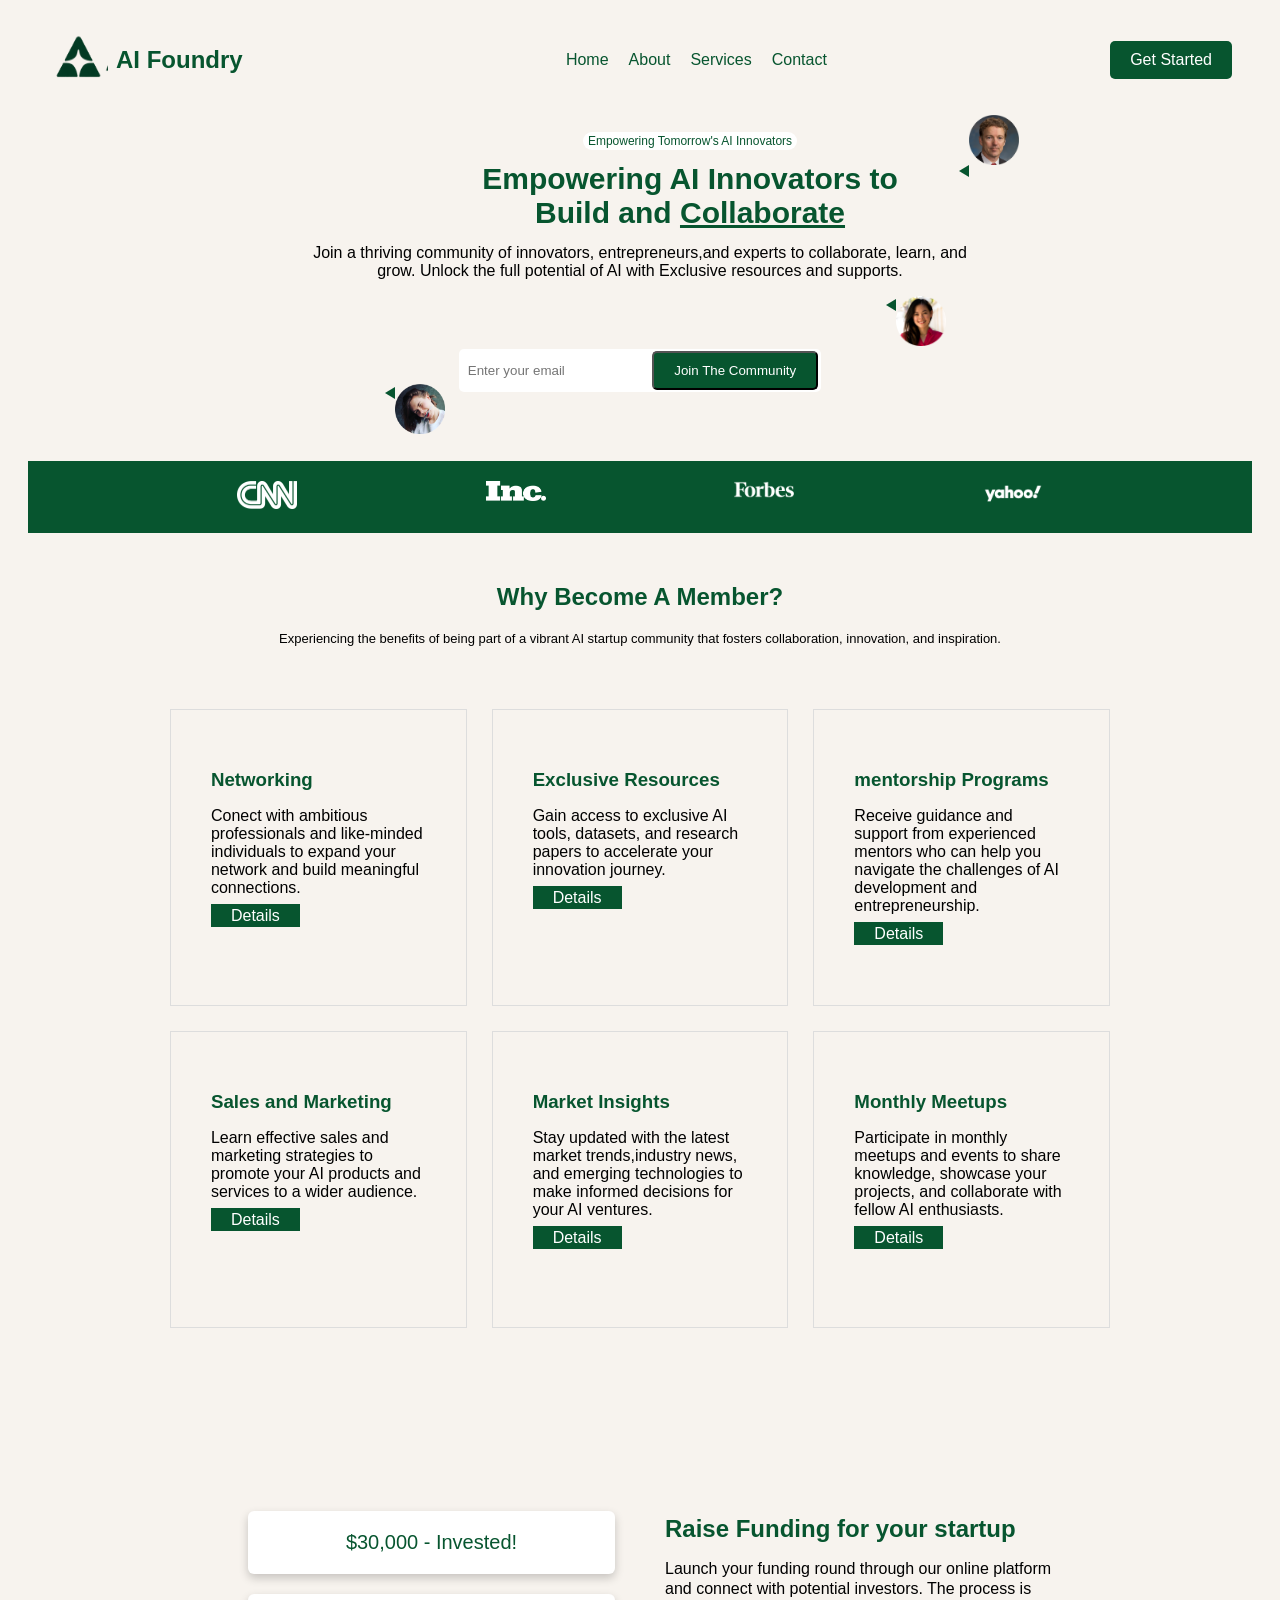
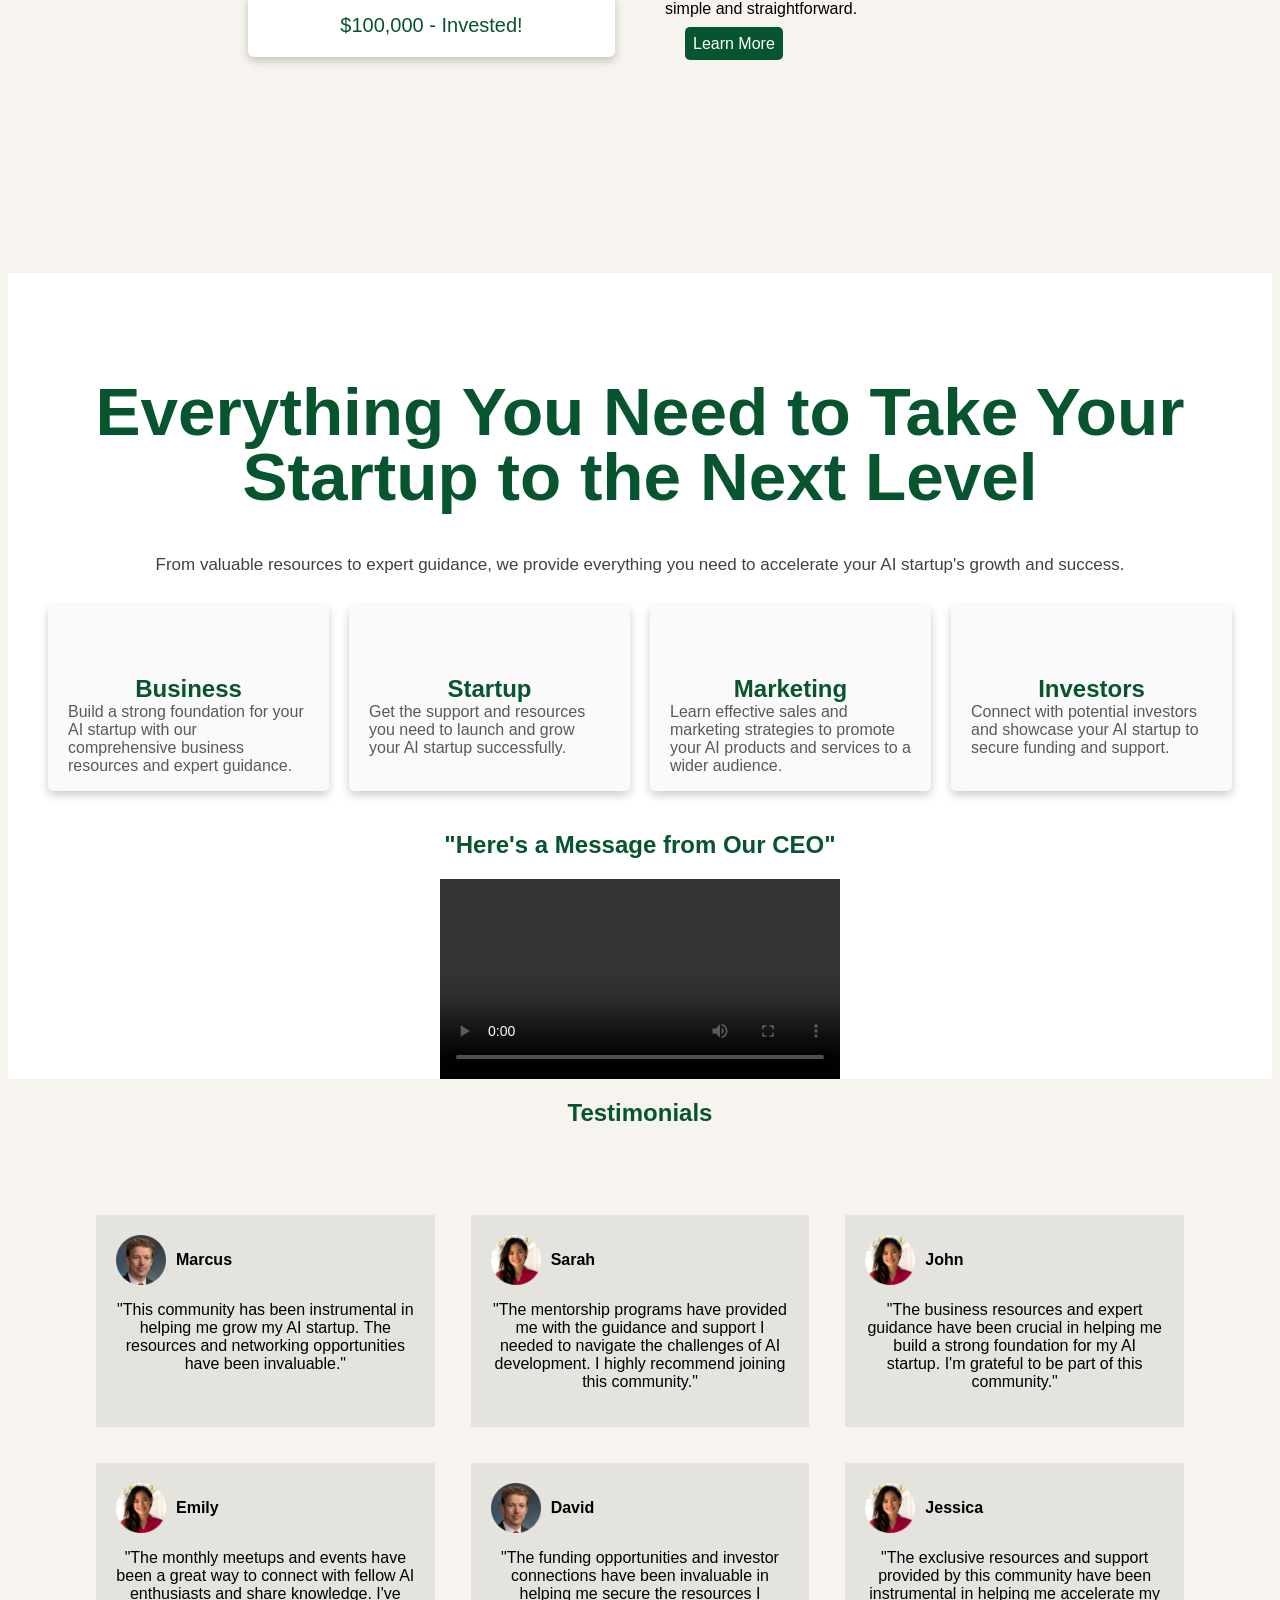
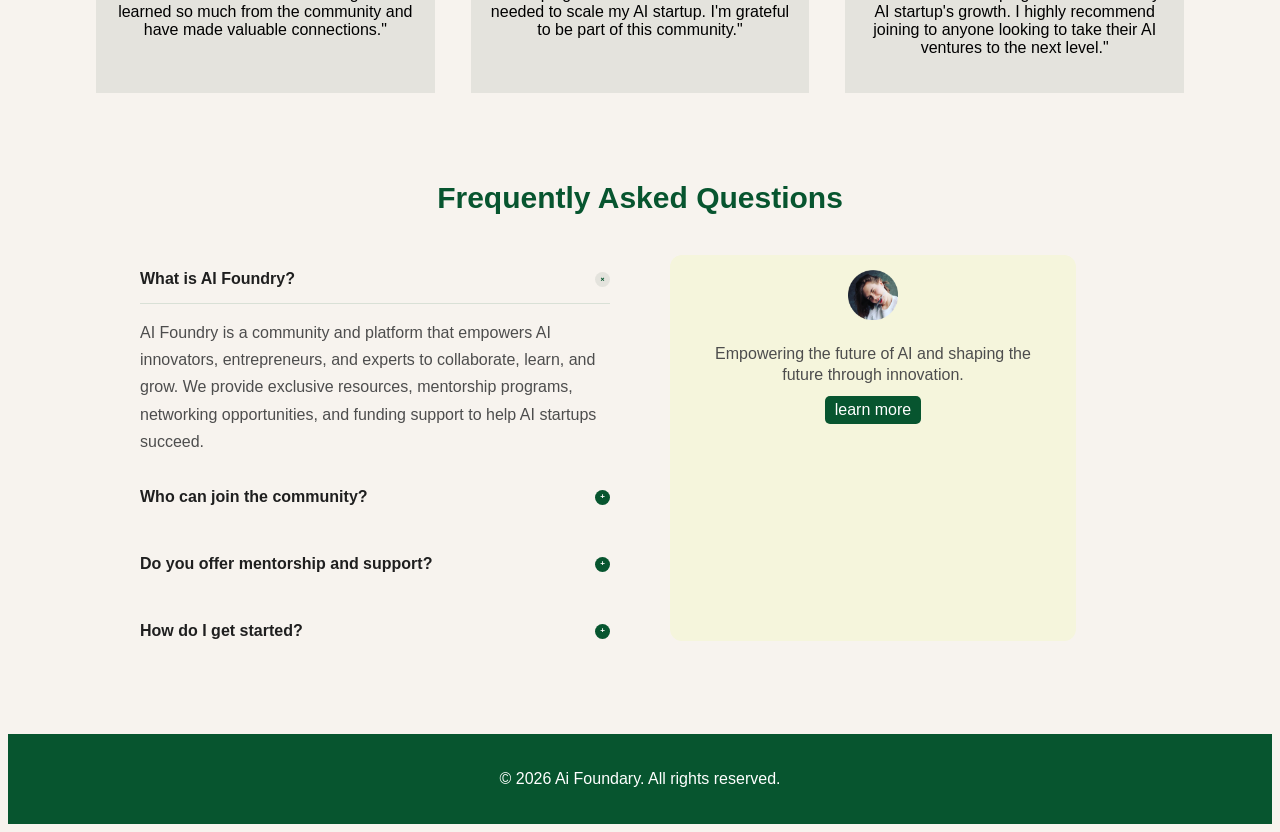
<file: index.html>
<!DOCTYPE html>
<html lang="en">
<head>
    <meta charset="UTF-8">
    <meta name="viewport" content="width=device-width, initial-scale=1.0">
    <title>Ai Foundry</title>
    <link rel="stylesheet" href="style.css">

        <!-- Page title and stylesheet connection -->
</head>
<body>
    <!-- Navigation: logo, page links, and call-to-action -->
    <header>
        <div>
            <nav>
                <div class="nav-brand">
                    <img src="images/AI_Foundry_icon_only.png" alt="AI Foundry logo" width="80" height="80">
                    <h1>AI Foundry</h1>
                </div>
                <ul>
                    <li><a href="index.html">Home</a></li>
                    <li><a href="about.html">About</a></li>
                    <li><a href="services.html">Services</a></li>
                    <li><a href="contact.html">Contact</a></li>
                </ul>
                <a href="get-started.html" class="btn">Get Started</a>
            </nav>
        </div>

        <!-- Main page content -->
    </header>
    <main>
        <!-- Hero section: introduction and profile image -->
        <div class="container">
            <section>
            
            <div class="hero">
                <p class="hero-text">Empowering Tomorrow's AI Innovators
                </p>
                <div class="image-with-arrow">
                    <span class="pointing-arrow" aria-hidden="true"></span>
                    <img src="images/IMG_0599.png" alt="Profile image" class="profile-image" width="50" height="50">
                </div>
        </section>
    <!-- Hero heading and supporting message -->
        <section>
            
            <h2 class="empower">Empowering AI Innovators to <br> Build and <span>Collaborate</span> </h2>

            <p class="hero-p">Join a thriving community of innovators, entrepreneurs,and experts to collaborate, learn, and <br> grow. Unlock the full potential of AI with Exclusive resources and supports.</p>

        </section>
        </div>
        
    <!-- Community signup form -->
        <section>
            <form action="#" method class="email-form">
                <label for="email"></label>
                <div class="form-btn">
                    <input id="email" type="email" name="email" placeholder="Enter your email" class="input"  required>
                    <button type="submit" class="bt-n">Join The Community</button>
                </div>

                <div>
                    <div class="image-with-arrow person-one">
                        <span class="hero-arrow" aria-hidden="true"></span>
                        <img src="images/IMG_0600.png" alt="profile image" width="50" height="50">
                    </div>
                    <div class="image-with-arrow person-two">
                        <span class="hero-arrow" aria-hidden="true"></span>
                        <img src="images/IMG_0602.png" alt="profile image" width="50" height="50">
                    </div>
                </div>
             </form>
        
        </section>
        <!-- Media logos and external links -->
        <section class="media-logos">
            <ul>
                <li><a href="https://www.cnn.com/" target="_blank" rel="CNN.com"><img src="images/IMG_0604.png" alt="cnn Logo" width="60px"></a></li>
                <li><a href="https://www.inc.com/" target="_blank" rel="INC.com"><img src="images/IMG_0605.png" alt="inc Logo" width="60px"></a></li>
                <li><a href="https://www.forbes.com/" target="_blank" rel="Forbes.com"><img src="images/IMG_0597.png" alt="forbes Logo" width="60px"></a></li>
                <li><a href="https://www.yahoo.com/" target="_blank" rel="yahoo.com"><img src="images/IMG_0598.webp" alt="yahoo Logo" width="60px"></a></li>
             </ul>
        </section>

    <!-- Benefits introduction -->
        <section class="body">
            <h2>Why Become A Member?</h2>
            <p>Experiencing the benefits of being part of a vibrant AI startup community that fosters collaboration, innovation, and inspiration.</p>
        </section>

    <!-- Benefits cards: membership features and details links -->
        <section class="benefit-card">
            <div class="card">
                <h3>Networking</h3>
                <p>Conect with ambitious professionals and like-minded individuals to expand your network and build meaningful connections.</p> 
                <a href="details.html">Details</a> 
            </div>
            <div class="card">
                <h3>Exclusive Resources</h3>
                <p>Gain access to exclusive AI tools, datasets, and research papers to  accelerate your innovation journey.</p>
                <a href="details.html">Details</a>
            </div>
                
            </div>
            <div class="card">
                <h3>mentorship Programs</h3>
                <p>Receive guidance and support from experienced mentors who can help you navigate the challenges of AI development and entrepreneurship.</p>
                <a href="details.html">Details</a>
            </div>
            <div class="card">
                <h3>Sales and Marketing</h3>
                <p>Learn effective sales and marketing strategies to promote your AI products and services to a wider audience.</p>
                <a href="details.html">Details</a>
            </div>
            <div class="card">
                <h3>Market Insights</h3>
                <p>Stay updated with the latest market trends,industry news, and emerging technologies to make informed   decisions for your AI ventures.</p>
                <a href="details.html">Details</a>
            </div>
            <div class="card">
                <h3>Monthly Meetups</h3>
                <p>Participate in monthly meetups and events to share knowledge, showcase your projects, and collaborate with fellow AI enthusiasts.</p>
                <a href="details.html">Details</a>
            </div>
        </section>

        <!-- Funding section: investment progress and startup funding link -->
        <section class="funding">
            <div class="invest">
            <section>
                <ul>
                     <li class="invest-one"><a href="invest.html">$30,000 - Invested!</a></li>
                     <li class="invest-two"><a href="invest.html">$100,000 - Invested!</a></li>
                </ul>
            </section>
            </div>
        
            <div class="start-up">
                <h2>Raise Funding for your startup</h2>
                <p>Launch your funding round through our online platform and connect with potential investors. The process is simple and straightforward.</p>
                 <a href="learn-more.html">Learn More</a>
            </div>
        </section>
        

        <!-- Startup support section -->
        <div class="needs">
            <!-- Support section heading -->
            <section class="need">
                <h2>Everything You Need to Take Your Startup to the Next Level</h2>
                <p>From valuable resources to expert guidance, we provide everything you need to accelerate your AI startup's growth and success.</p>
            </section>

            <!-- Support cards for business, startup, marketing, and investors -->
            <section class="needs-card">
                <div class="need-card">
                    <h2>Business</h2>
                <p>Build a strong foundation for your AI startup with our comprehensive business resources and expert guidance.</p>
                </div>
                <div class="need-card">
                     <h2>Startup</h2>
                     <p>Get the support and resources you need to launch and grow your AI startup successfully.</p>
                </div>

                <div class="need-card">
                    <h2>Marketing</h2>
                    <p>Learn effective sales and marketing strategies to promote your AI products and services to a wider audience.</p>
                </div>
                <div class="need-card">
                    <h2>Investors</h2>
                <p>Connect with potential investors and showcase your AI startup to secure funding and support.</p>
                </div>
            </section>

            <!-- CEO message video -->
            <section class="ceo">
                <h2>"Here's a Message from Our CEO"</h2>
                <a href="video"><video src="video/YTDown.com_YouTube_Motivation-Quickie-This-Speech-Will-Pump_Media_E9lAeMz1DaM_001_1080p.mp4" controls width="400px"></video></a>
            </section>
        </div>

    <!-- Testimonials from community members -->
        <section class="Testimonia">

            <div>
                <section>
                    <div class="comments">
                        <h2>Testimonials</h2>
                    </div>
                    <div class="comment-card">
                        <div class="comment">
                            <div class="comment-profile">
                                <img src="images/IMG_0599.png" alt="profile image" class="profile-image" width="50" height="50">
                                <h4>Marcus</h4>
                            </div>
                            <p>"This community has been instrumental in helping me grow my AI startup. The resources and networking opportunities have been invaluable."</p>
                        </div>

                        <div class="comment">
                            <div class="comment-profile">
                                <img src="images/IMG_0600.png" alt="profile image" class="profile-image" width="50" height="50">
                                <h4>Sarah</h4>
                            </div>
                            <p>"The mentorship programs have provided me with the guidance and support I needed to navigate the challenges of AI development. I highly recommend joining this community."</p>
                        </div>

                        <div class="comment">
                            <div class="comment-profile">
                                <img src="images/IMG_0600.png" alt="profile image" class="profile-image" width="50" height="50">
                                <h4>John</h4>
                            </div>
                            <p>"The business resources and expert guidance have been crucial in helping me build a strong foundation for my AI startup. I'm grateful to be part of this community."</p>
                        </div>

                        <div class="comment">
                            <div class="comment-profile">
                                <img src="images/IMG_0600.png" alt="profile image" class="profile-image" width="50" height="50">
                                <h4>Emily</h4>
                            </div>
                            <p>"The monthly meetups and events have been a great way to connect with fellow AI enthusiasts and share knowledge. I've learned so much from the community and have made valuable connections."</p>
                        </div>

                        <div class="comment">
                            <div class="comment-profile">
                                <img src="images/IMG_0599.png" alt="profile image" class="profile-image" width="50" height="50">
                                <h4>David</h4>
                            </div>
                            <p>"The funding opportunities and investor connections have been invaluable in helping me secure the resources I needed to scale my AI startup. I'm grateful to be part of this community."</p>
                        </div>

                        <div class="comment">
                            <div class="comment-profile">
                                <img src="images/IMG_0600.png" alt="profile image" class="profile-image" width="50" height="50">
                                <h4>Jessica</h4>
                            </div>
                            <p>"The exclusive resources and support provided by this community have been instrumental in helping me accelerate my AI startup's growth. I highly recommend joining to anyone looking to take their AI ventures to the next level."</p>
                        </div>

                    </div>
                </section>
            </div>
            
    <!-- Frequently asked questions and expandable answers -->
    <section class="faq">
    <h2>Frequently Asked Questions</h2>
    <div class="layout">

        <!-- FAQ list -->
        <div class="faq-layout">
            <details open>
                <summary>
                    <span>What is AI Foundry?</span>
                    <span class="faq-icon">+</span>
                </summary>
                <p>
                    AI Foundry is a community and platform that empowers AI
                    innovators, entrepreneurs, and experts to collaborate,
                    learn, and grow. We provide exclusive resources,
                    mentorship programs, networking opportunities, and
                    funding support to help AI startups succeed.
                </p>
            </details>

            <details>
                <summary>
                    <span>Who can join the community?</span>
                    <span class="faq-icon">+</span>
                </summary>

                <p>
                    Anyone passionate about AI, startups, product development,
                    or entrepreneurship can join. We welcome founders,
                    builders, researchers, and investors.
                </p>
            </details>


            <details>
                <summary>
                    <span>Do you offer mentorship and support?</span>
                    <span class="faq-icon">+</span>
                </summary>

                <p>
                    Yes. Members gain access to mentorship, guidance,
                    learning resources, and strategic connections designed
                    to help them build and scale AI ventures.
                </p>
            </details>


            <details>
                <summary>
                    <span>How do I get started?</span>
                    <span class="faq-icon">+</span>
                </summary>

                <p>
                    Simply sign up on our platform, join the community,
                    and explore the resources, events, and mentorship
                    opportunities available to members.
                </p>
            </details>

        </div>


        <!-- AI Foundry information panel -->
        <div class="info">
            <img src="images/IMG_0602.png" alt="last-person" class="last-person" width="50" height="50">
            <p>
                Empowering the future of AI and shaping the future
                through innovation.
            </p>
            <a href="index.html">learn more</a>


        </div>
    </div>

</section>
    </main>

    <!-- Site footer -->
    <footer>
        <p>&copy; 2026 Ai Foundary. All rights reserved.</p>
    </footer>

</body>
</html>
</file>
<file: style.css>
/* Base styles */
body {
    background-color: #f7f3ee;
    font-family: Arial, sans-serif;
}

h1 {
    color: #07552f;
}

/* Navigation */
/* Main navigation bar and menu spacing */
nav {
    display: flex;
    justify-content: space-between;
    align-items: center;
    padding: 10px 20px;
    margin: 20px;
}

.nav-brand {
    display: flex;
    align-items: center;
    gap: 8px;
}

.nav-brand h1 {
    margin: 0;
}

nav img {
    width: 60px;
    height: 60px;
    margin: 0px;
}

nav a,
nav ul {
    color: #07552f;
}

nav a {
    text-decoration: none;
    list-style: none;
}

nav ul {
    display: flex;
    gap: 20px;
    list-style: none;
}

/* Navigation link hover state */
nav ul li a:hover {
    color: red;
    transition: all 0.3s ease-in-out;
}

/* Buttons and form controls */
/* Shared styles for the main call-to-action buttons */
.bt-n,
.btn {
    display: inline-block;
    background-color: #07552f;
    color: white;
    padding: 10px 20px;
    border-radius: 5px;
    text-decoration: none;
}

.bt-n:hover,
.btn:hover {
    background-color: rgb(4, 46, 4);
    color: white;
    transition: all 0.3s ease-in-out;
}

.btn:hover {
    transform: translateY(-5px);
}

/* Email form button and text input */
.form-btn {
    display: inline-block;
    background-color: white;
    color: white;
    padding: 2px 3px;
    border-radius: 5px;
    text-decoration: none;
}

.input {
    padding: 3px 5px;
    border-radius: 5px;
    border: 1px solid white;
    margin-right: 5px;
}

/* Hero section */
/* Main hero layout, heading, supporting text, and artwork */
.hero {
    display: flex;
    align-items: center;
    justify-content: center;
    padding: 0%;
    position: relative;
    margin-bottom: 0%;
    font-size: 12px;
}
.image-with-arrow {
    position: relative;
    display: inline-block;
}

/* Decorative arrow pointing toward each image */
.pointing-arrow {
    position: absolute;
    top: 50%;
    right: 100%;
    width: 0;
    height: 0;
    border-top: 6px solid transparent;
    border-bottom: 6px solid transparent;
    border-right: 10px solid #07552f;
    transform: translateY(200%);
}
.hero-arrow {
    position: absolute;
    top: 50%;
    right: 100%;
    width: 0;
    height: 0;
    border-top: 6px solid transparent;
    border-bottom: 6px solid transparent;
    border-right: 10px solid #07552f;
    transform: translateY(-200%);
}
.hero img {
    position: absolute;
    right: 10%;
}

.hero .image-with-arrow img {
    position: static;
}

.hero .image-with-arrow {
    position: absolute;
    right: 20%;
}

.hero-text {
    display: inline;
    color: #07552f;
    text-align: center;
    padding: 2px 5px;
    border-radius: 20px;
    margin-left: 100px;
    
    background-color: white;
}

.empower {
    color: #07552f;
    border-radius: 20px;
    text-align: center;
    font-size: 30px;
    margin-top: 0%;
    margin-bottom: 1%;
    margin-left: 100px;
}

.empower span {
    text-decoration: underline;
}

.hero-p {
    color: black;
    text-align: center;
    padding: 1px;
    margin-top: 1px;
}

.email-form {
    display: flex;
    align-items: center;
    justify-content: center;
    min-height: 120px;
    padding: 10px 20px;
    margin: 20px;
    position: relative;
}

/* Profile image above the form on the right */
.person-one {
    position: absolute;
    top: -5px;
    right: 25%;
}

/* Profile image below the form on the left */
.person-two {
    position: absolute;
    bottom: 3px;
    left: 30%;
}

.hero-image {
    padding: 20px;
    margin: 20px 20px 20px 50px;
}

.media-logos ul {
    display: flex;
    list-style: none;
    justify-content: space-evenly;
    background-color: #07552f;
    padding: 20px;
    margin: 20px;
}

/* Benefits section */
/* Benefits heading, grid, cards, links, and hover effects */
.body h2 {
    color: #07552f;
    text-align: center;
    margin-top: 50px;
    padding: 0%;
    font-weight: bold;
}

.body p {
    color: black;
    text-align: center;
    font-size: small;
}

.benefit-card {
    display: grid;
    grid-template-columns: repeat(3, 1fr);
    gap: 25px;
    margin: 200px;
    margin-top: 5%;
    justify-content: center;
    margin-bottom: 15%;
}

.card {
    padding: 40px;
    border: 1px solid #ddd;
    justify-content: center;
    aspect-ratio: 2 / 2;
    color: #07552f;
    margin-bottom: 0%;
}

.card h3,
.card p {
    margin-bottom: 10px;
}

.card p {
    color: black;
}

.card a {
    text-decoration: none;
    background-color: #07552f;
    color: white;
    padding: 3px 20px;
}

.card:hover {
    transform: translateY(-10px);
    transition: 0.5s;
    background-color: #07552f;
    color: white;
}

.card:hover p {
    color: white;
}

.card:hover a {
    background-color: white;
    color: black;
}

/* Funding section */
/* Funding grid and investment cards */
.funding {
    display: grid;
    grid-template-columns: 1fr 1fr;
    margin: 200px;
    padding: 0px;
    justify-content: space-between;
    gap: 50px;
    margin-top: 0%;
}

.invest-card {
    list-style: none;
}

.invest-card a {
    color: #07552f;
    padding: 5px;
    text-decoration: none;
}

.invest-one,
.invest-two {
    background-color: white;
    padding: 20px;
    border-radius: 6px;
    box-shadow: 0 4px 10px rgb(0, 0, 0, 0.2);
    font-size: 20px;
    text-align: center;
    list-style: none;
}
.invest-one a, .invest-two a {
    color: #07552f;
    text-decoration: none;
}
.invest-one:hover, .invest-two:hover {
    color: white;
}

.invest-two {
    margin-top: 20px;
}

.invest-one:hover,
.invest-two:hover{
    background-color: #07552f;
    text-decoration: none;
    transform: translateY(-8px);
    transition: 0.5s;
}
.invest-one:hover a, .invest-two:hover a {
    color: white;
    text-decoration: none;
}

/* Startup section */
.start-up h2 {
    color: #07552f;
    margin-bottom: 5px;
}

.start-up p {
    line-height: 20px;
}

.start-up a {
    text-decoration: none;
    background-color: #07552f;
    color: white;
    padding: 8px;
    margin: 20px;
    border-radius: 5px;
}

.start-up a:hover {
    background-color: white;
    color: #07552f;
    transition: 0.5s;
}

/* Needs section */
/* Needs heading and four-column card grid */
.needs {
    background-color: white;
    justify-content: center;
}

.needs-card {
    display: grid;
    grid-template-columns: repeat(4, 1fr);
    padding: 20px;
    margin: 20px;
    gap: 20px;
    justify-content: space-between;
}

.need-card {
    background-color: #fafafa;
    border-radius: 5px;
    box-shadow: 0 4px 10px rgb(0, 0, 0, 0.2);
}

.need-card p {
    color: #595959;
    padding: 0;
    margin-top: 0%;
    margin-left: 20px;
    margin-right: 20px;
}

.need-card h2 {
    color: #07552f;
    text-align: center;
    padding-bottom: 0%;
    padding-top: 50px;
    margin-bottom: 0px;
}

.need {
    color: #07552f;
    margin-top: 50px;
    padding-top: 50px;
    padding-bottom: 0%;
    text-align: center;
    font-size: 45px;
    line-height: 65px;
}

.need p {
    color: #434141;
    margin-top: 0%;
    padding: 0%;
    margin: 2px;
    text-align: center;
    font-size: 17px;
    line-height: 0%;
}

/* Testimonials and leadership */
/* Leadership heading, testimonial grid, and testimonial cards */
.ceo h2,
.comments h2 {
    text-align: center;
    color: #07552f;
}

.ceo a {
    display: flex;
    justify-content: center;
    align-items: center;
}

.comment-card {
    display: grid;
    grid-template-columns: repeat(3, 1fr);
    margin: 80px;
    gap: 20px;
}

.comment {
    background-color: #e4e3dd;
    justify-content: space-between;
    gap: 20px;
    margin: 8px;
    text-align: center;
    padding: 20px;
    position: relative;
}
.comment-profile {
    display: flex;
    align-items: center;
    gap: 10px;
    margin-bottom: 10px;
}

.comment img {
    position: static;
}

.comment h4 {
    margin: 0;
    text-align: left;
}

/* FAQ section */
/* FAQ container and two-column desktop layout */
.faq {
    max-width: 1000px;
    margin: 60px auto;
    padding: 0 20px;
}

.faq h2 {
    color: #07552f;
    text-align: center;
    margin-bottom: 40px;
    font-size: 30px;
}

.layout {
    display: grid;
    grid-template-columns: 1fr 1fr;
    gap: 60px;
    align-items: start;
}

.faq-list {
    width: 100%;
}

.faq-layout details {
    margin-bottom: 18px;
}

/* Expandable FAQ question row */
.faq summary {
    display: flex;
    justify-content: space-between;
    align-items: center;
    cursor: pointer;
    list-style: none;
    color: #1f1f1f;
    font-weight: 600;
    padding: 15px 0;
    border-bottom: 1px solid transparent;
}

.faq summary::-webkit-details-marker {
    display: none;
}

.faq summary span:first-child {
    flex: 1;
}

.faq-icon {
    display: flex;
    align-items: center;
    justify-content: center;
    width: 15px;
    height: 15px;
    color: white;
    background-color: #07552f;
    border-radius: 50%;
    font-size: 50%;
    line-height: 50%;
    transition: all 0.3s ease;
}

/* Rotate the plus icon when an answer is open */
.faq details[open] .faq-icon {
    background-color: #e4e3dd;
    color: #07552f;
    transform: rotate(45deg);
}

.faq details[open] summary {
    border-bottom: 1px solid rgba(7, 85, 47, 0.12);
}

.faq details p {
    margin: 15px 0 18px;
    color: #4d4d4d;
    line-height: 1.7;
}

/* Information panel */
/* Supporting information and link beside the FAQ list */
.info {
    background-color: beige;
    width: 80%;
    height: 85%;
    padding: 15px;
    border-radius: 12px;
    align-self: start;
    text-align: center;
}

.info a {
    display: inline-block;
    text-decoration: none;
    color: white;
    background-color: #07552f;
    border-radius: 5px;
    padding: 5px 10px;
    margin-bottom: 50px;
}

.info img {
    display: inline-block;
    margin: 0 auto 10px;
}

.info p {
    color: #4d4d4d;
    line-height: 1.3;
    margin: 10px;
}

/* Footer */
/* Site footer at the bottom of the page */
footer {
    background-color: #07552f;
    color: white;
    text-align: center;
    padding: 20px;
    margin-top: 50px;
}

/* Mobile layout */
/* Stack the FAQ columns and adjust spacing on small screens */
@media (max-width: 700px) {
    .layout {
        grid-template-columns: 1fr;
        gap: 30px;
    }

    .info {
        width: auto;
        padding: 25px;
    }

    .faq {
        padding: 0 20px;
    }

    .faq h2 {
        font-size: 24px;
    }
}
</file>
